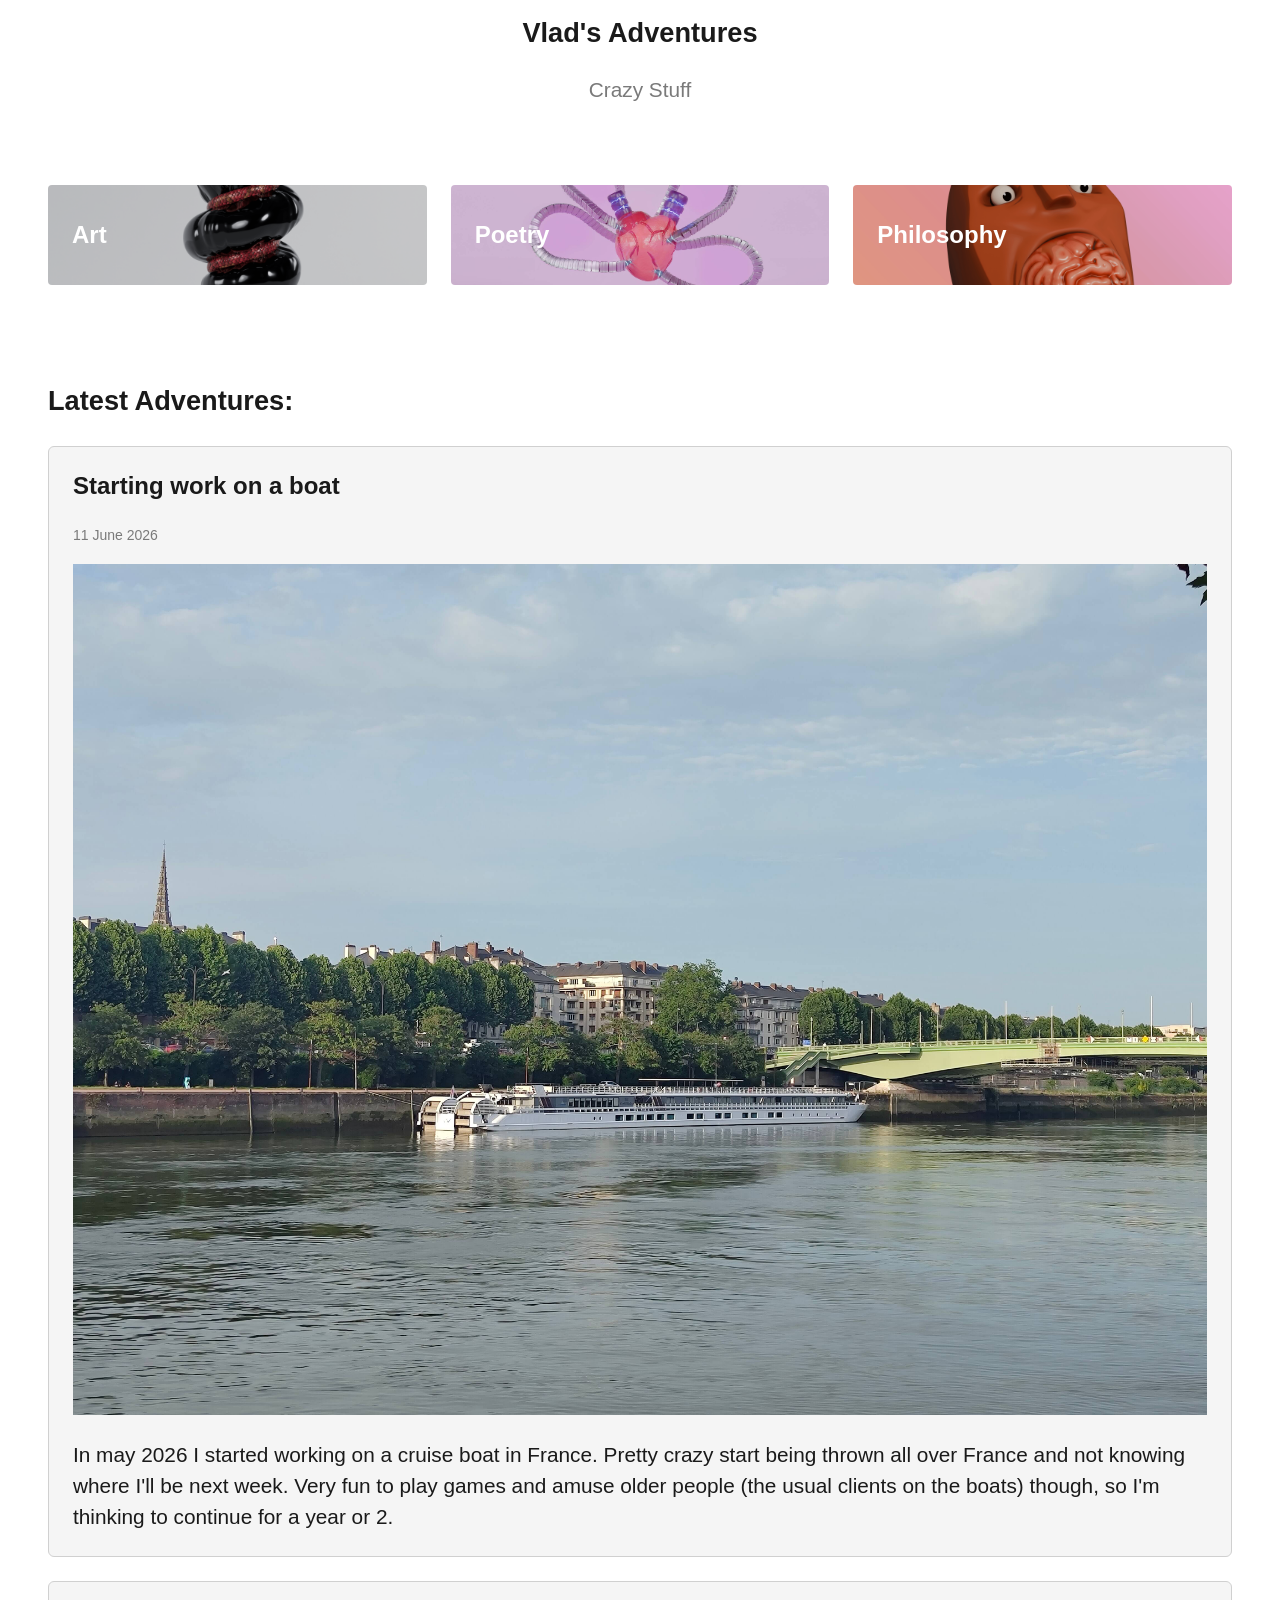
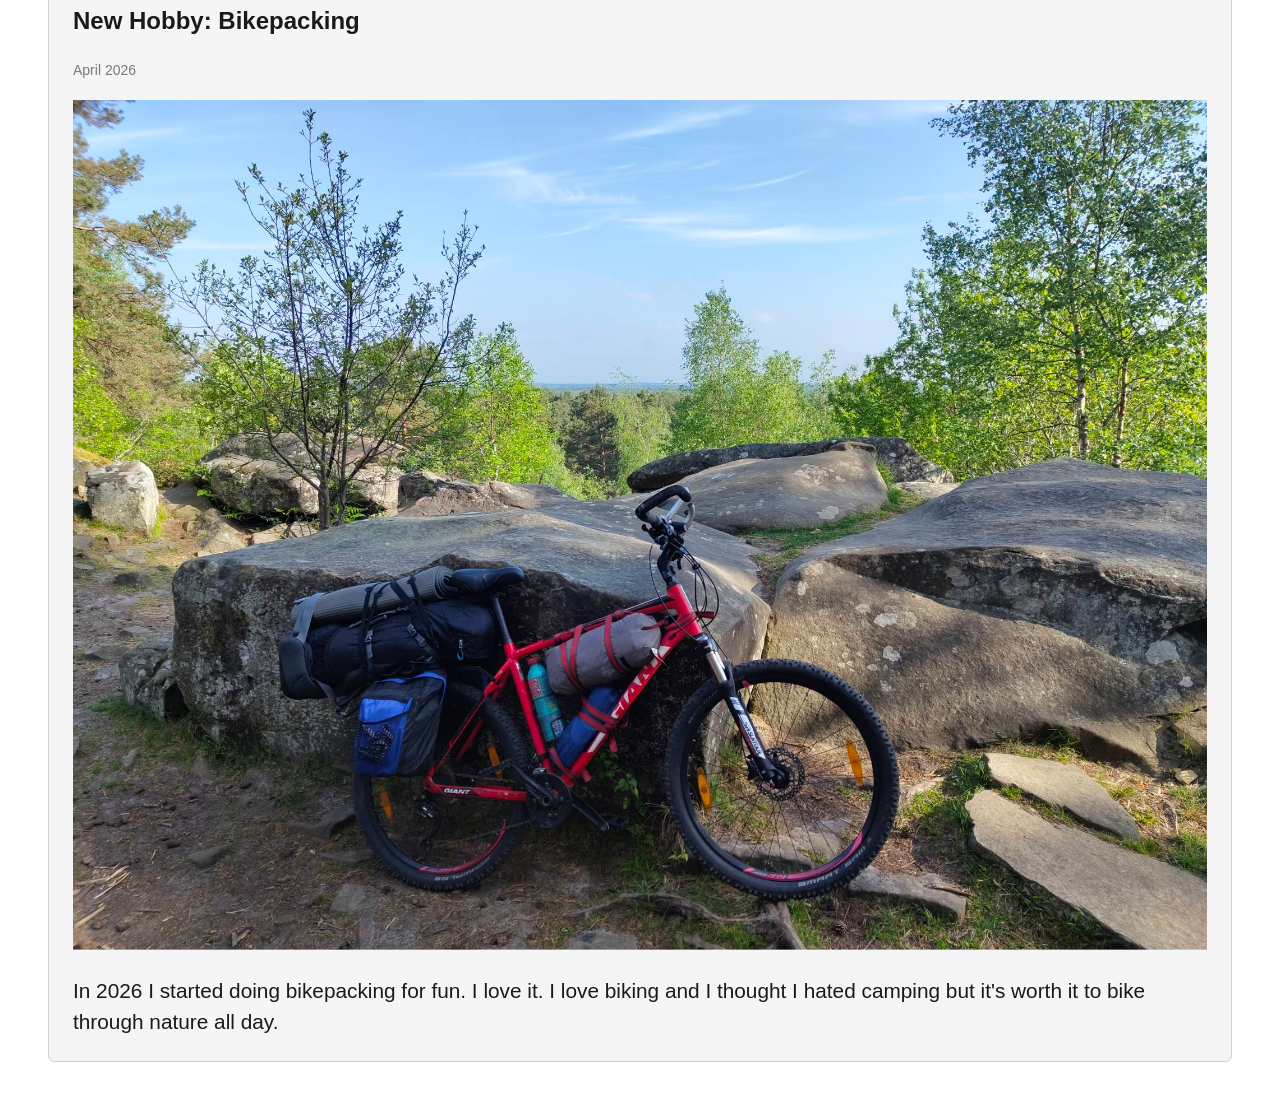
<file: index.html>
<!DOCTYPE html>
<html lang="en">
<head>
    <meta charset="UTF-8">
    <meta name="viewport" content="width=device-width, initial-scale=1.0">
    <meta name="description" content="Welcome to Vlad's Adventures">
    <meta name="author" content="Vlad">
    <title>Vlad's Adventures</title>
    <link rel="stylesheet" href="styles.css">
</head>
<body>
    <!-- Header Section -->
    <section class="py-md">
        <div class="container">
            <h1 class="text-center mb-lg">Vlad's Adventures</h1>
            <p class="text-center text-muted">Crazy Stuff</p>
        </div>
    </section>

    <!-- Topic Buttons -->
    <section>
        <div class="container">
            <div class="grid grid-cols-1 grid-cols-3 gap-lg">
                <a class="btn btn-primary btn-lg btn-hero w-full" 
                href="art"
                style="background-image: url('./assets/art/vitb11062026.png'); background-size: cover; background-position: center;"
                >Art</a>
                <a class="btn btn-primary btn-lg btn-hero w-full" 
                href="poetry"
                style="background-image: url('./assets/art/robotheart11062026.jpg'); background-size: cover; background-position: center;"
                >Poetry</a>
                <a class="btn btn-primary btn-lg btn-hero w-full" 
                href="philosophy"
                style="background-image: url('./assets/art/braineat11062026.png'); background-size: cover; background-position: center;"
                >Philosophy</a>
            </div>
        </div>
    </section>

    <!-- Blog Section -->
    <section>
        <div class="container">
            <div class="section-title">Latest Adventures:</div>
            <div class="grid grid-cols-1 gap-lg">
                <!-- Put Blog Posts Here -->
                <article class="card">
                    <h2 class="card-title">Starting work on a boat</h2>
                    <span class="text-sm text-muted">11 June 2026</span>
                    <img src="./assets/blog/boatrouen11062026.jpg" alt="Boat Image" class="card-image">
                    In may 2026 I started working on a cruise boat in France. 
                    Pretty crazy start being thrown all over France and not knowing where I'll be next week. 
                    Very fun to play games and amuse older people (the usual clients on the boats) though, so I'm thinking to continue for a year or 2.
                </article>

                <article class="card">
                    <h2 class="card-title">New Hobby: Bikepacking</h2>
                    <span class="text-sm text-muted">April 2026</span>
                    <img src="./assets/blog/bikepacking11062026.jpg" alt="Bike Loaded with a Backpack" class="card-image">
                    In 2026 I started doing bikepacking for fun. I love it. 
                    I love biking and I thought I hated camping but it's worth it to bike through nature all day.
                </article>
            </div>
        </div>
    </section>

</body>
</html>
</file>
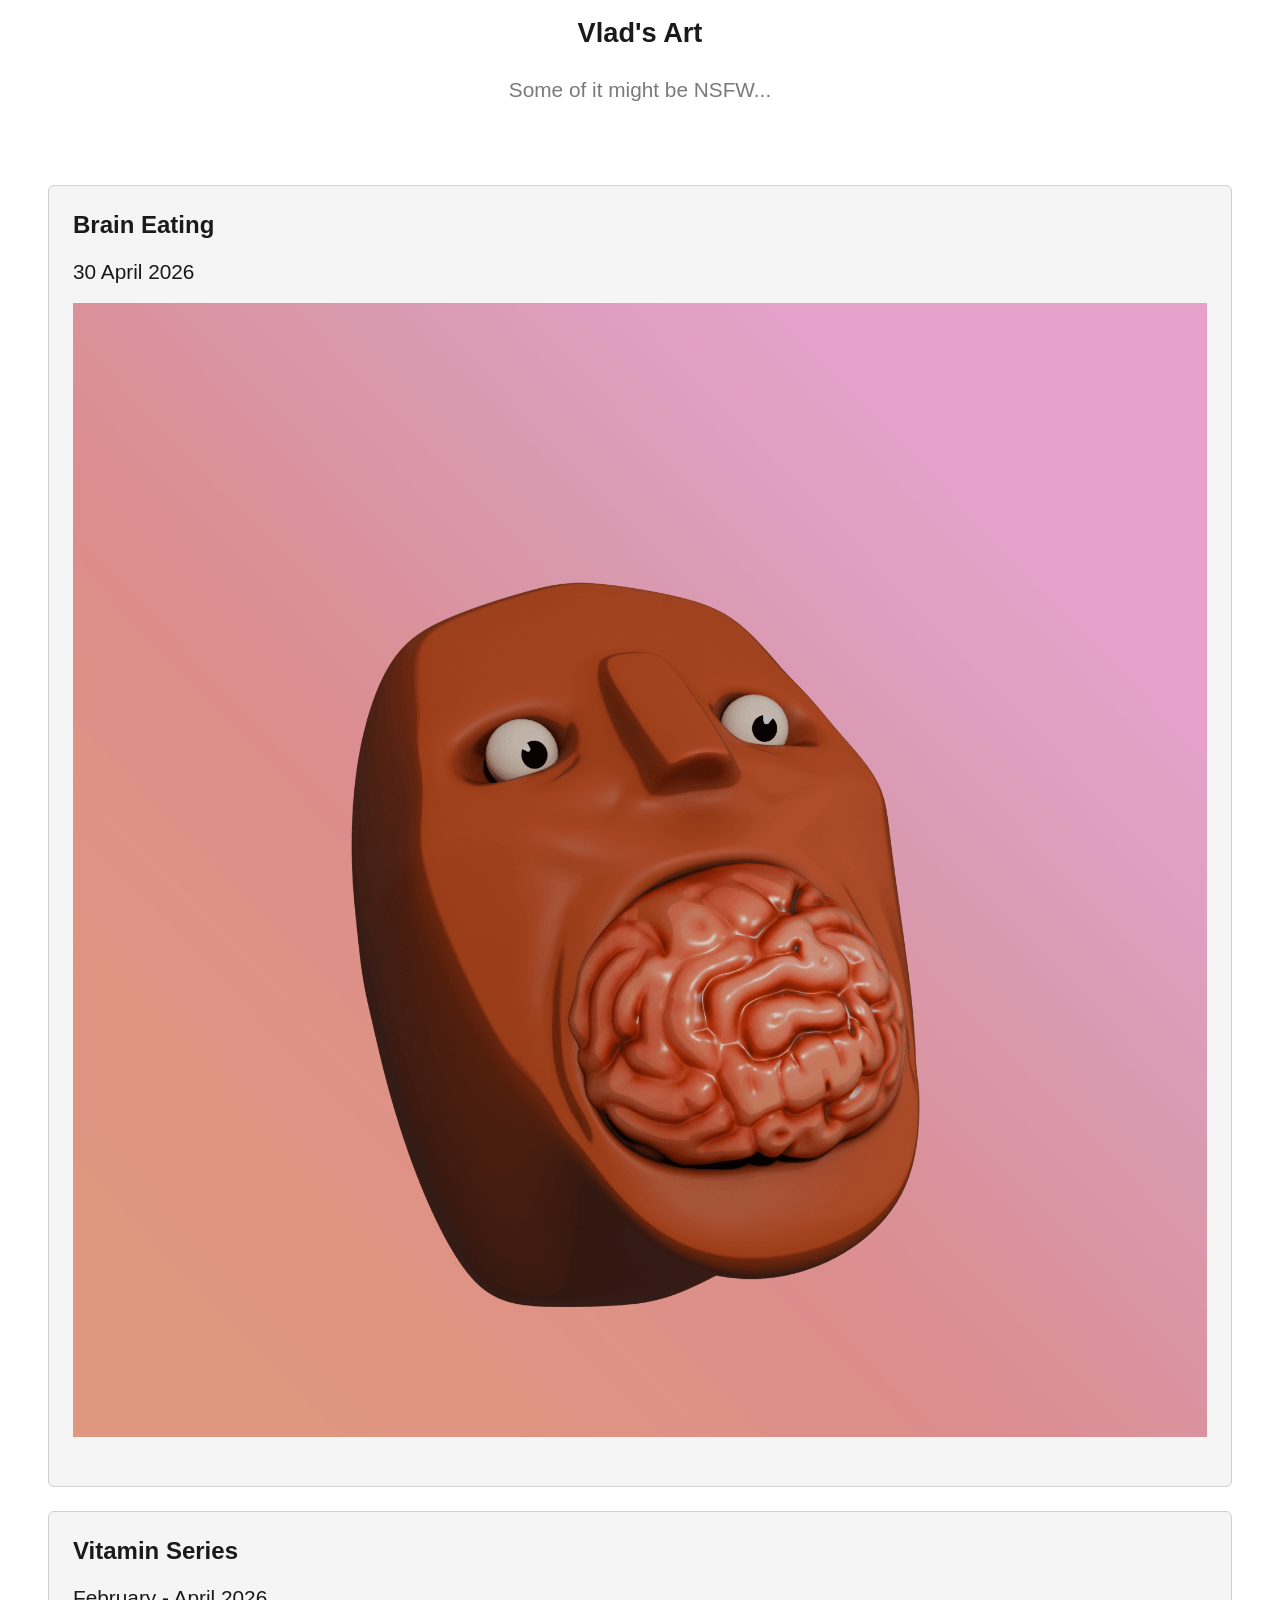
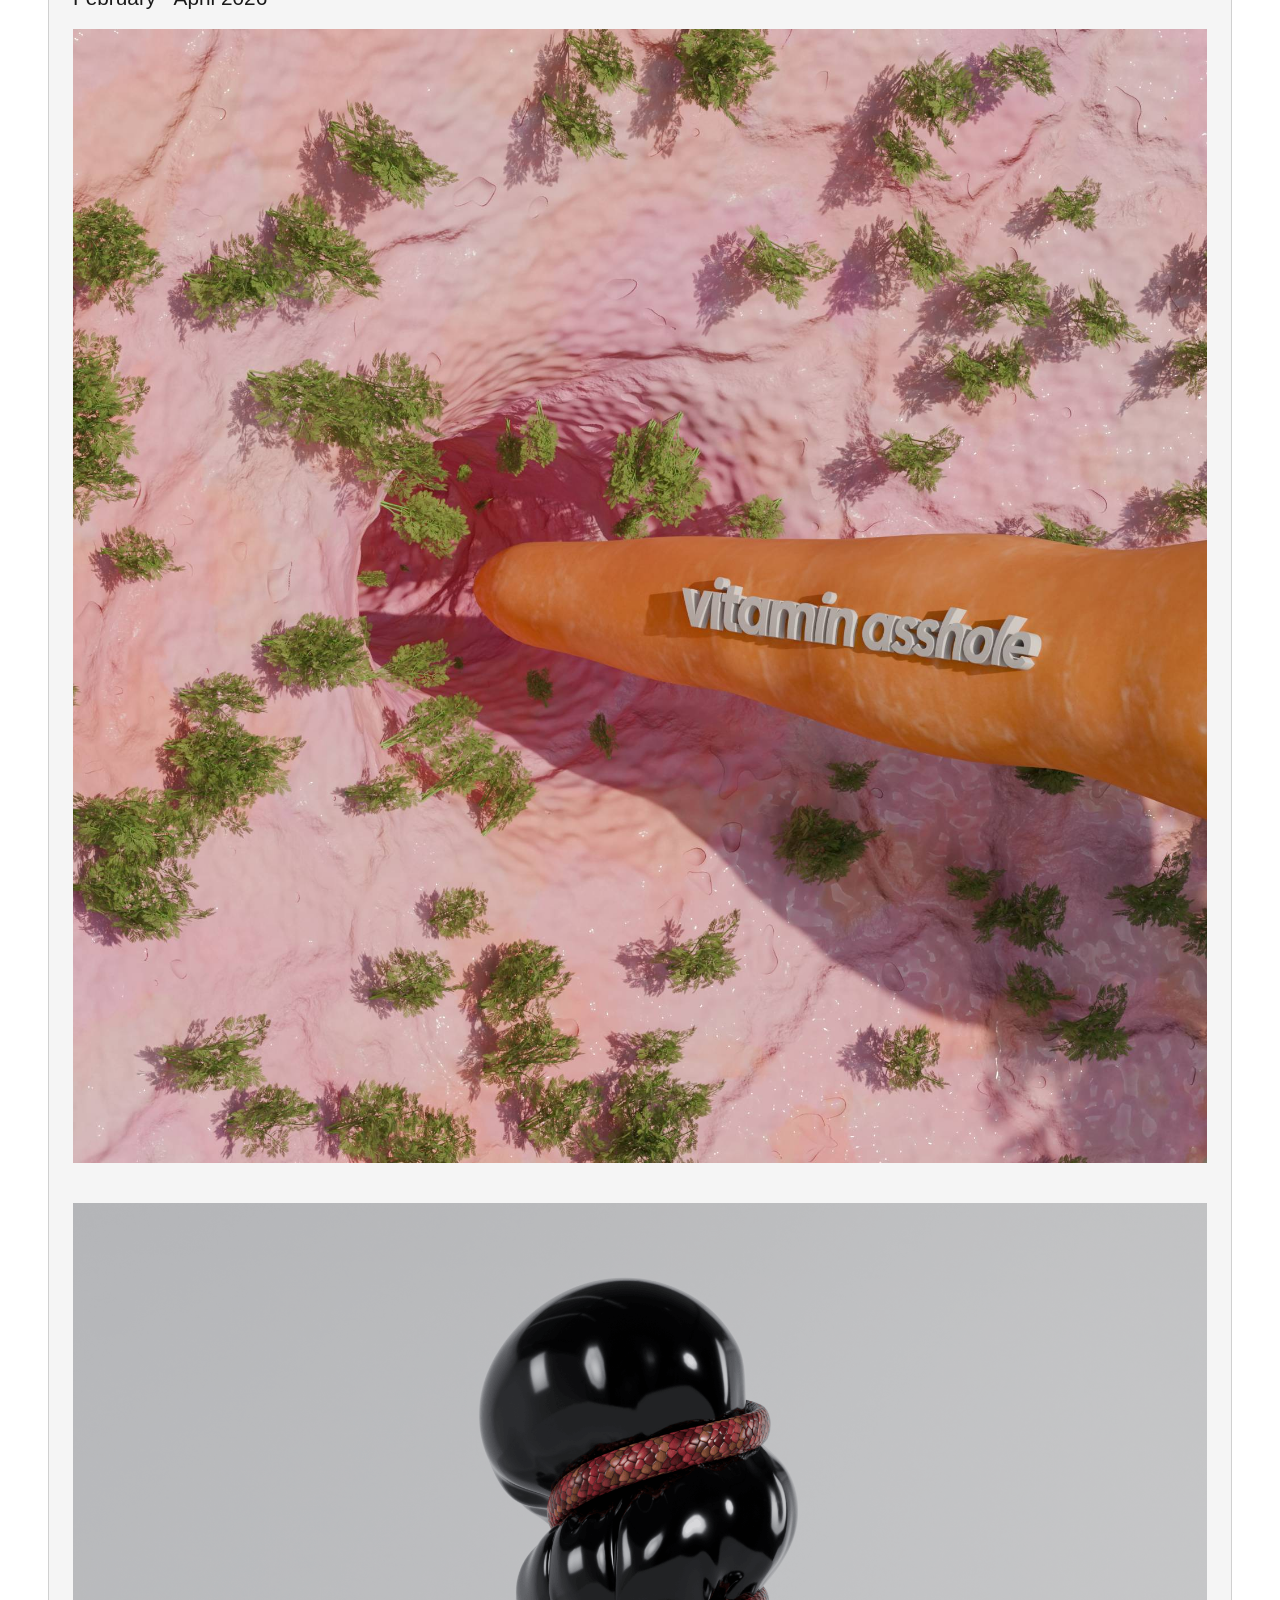
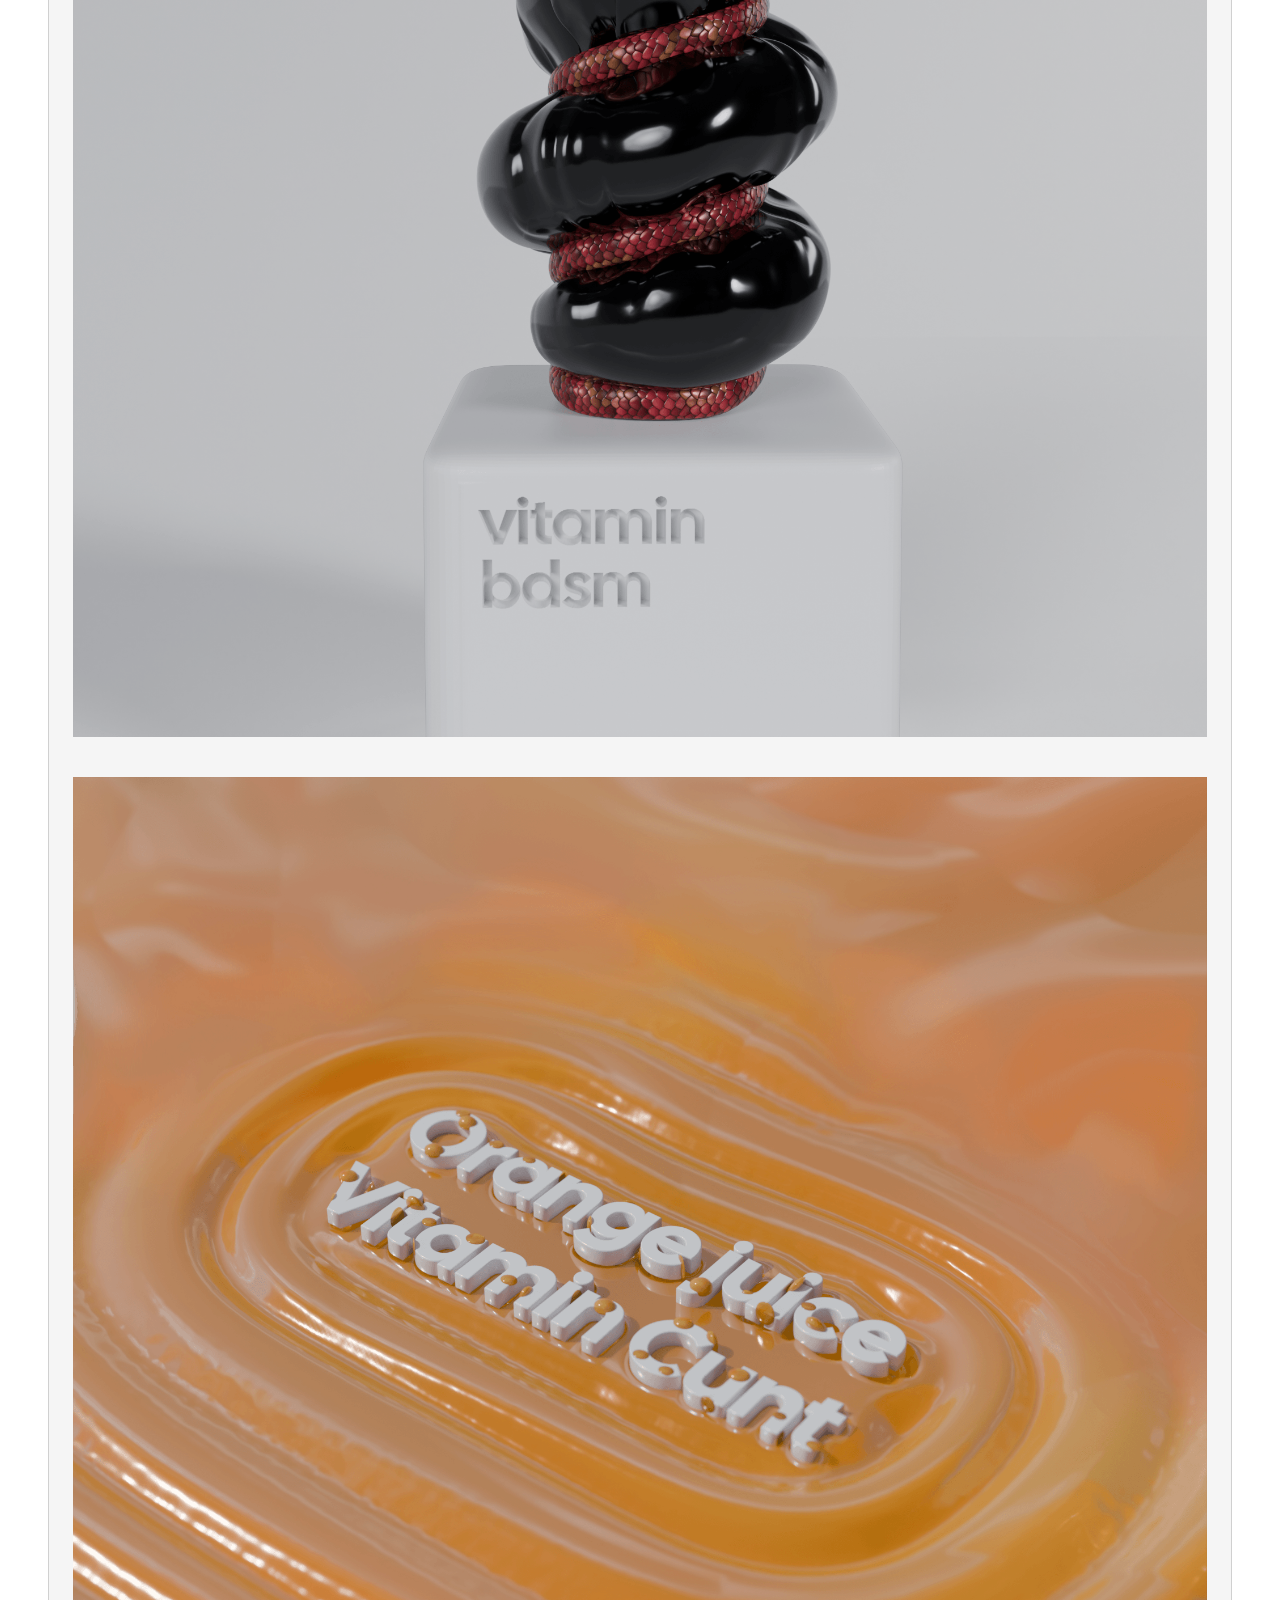
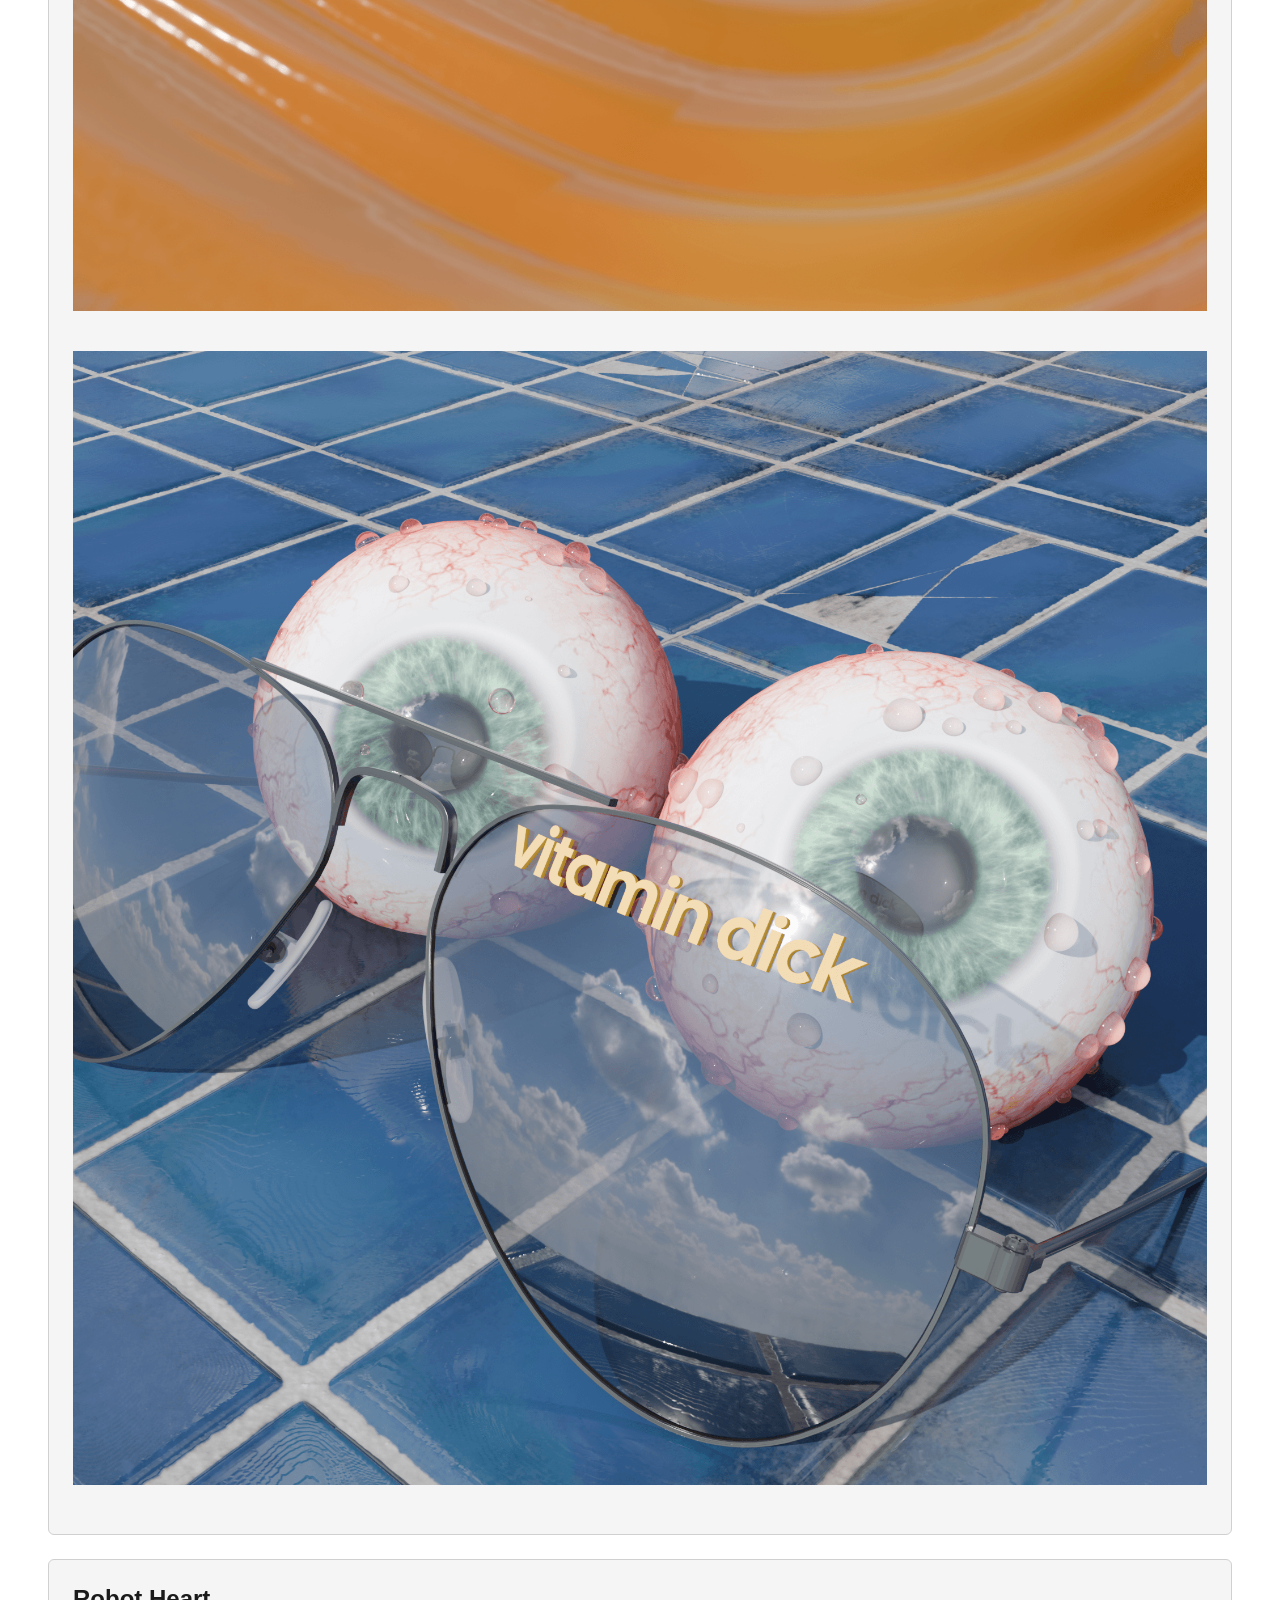
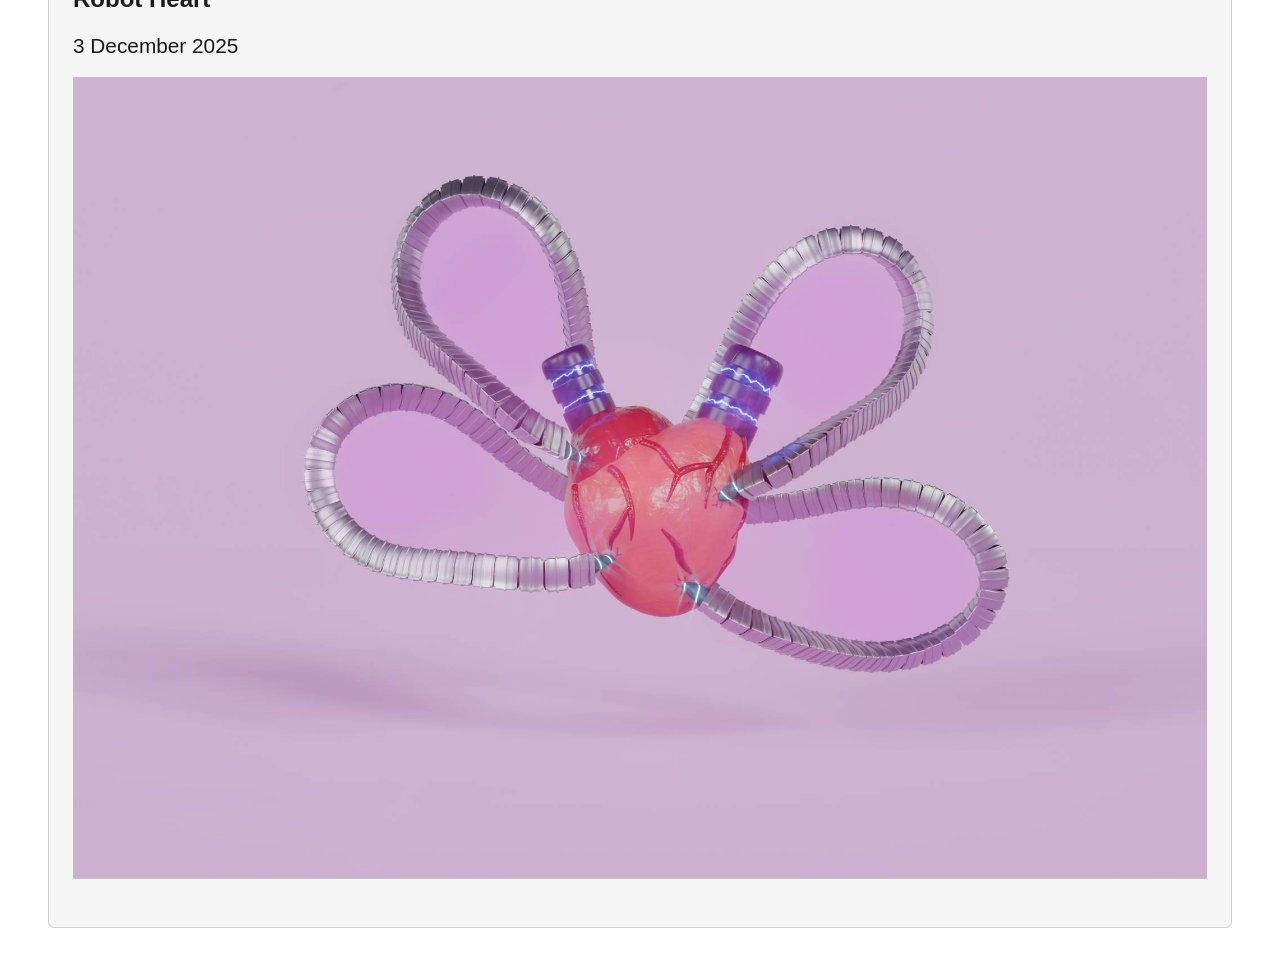
<file: art/index.html>
<!DOCTYPE html>
<html lang="en">
<head>
    <meta charset="UTF-8">
    <meta name="viewport" content="width=device-width, initial-scale=1.0">
    <meta name="description" content="Welcome to Vlad's Adventures">
    <meta name="author" content="Vlad">
    <title>Vlad's Art</title>
    <link rel="stylesheet" href="../styles.css">
</head>
<body>
    <!-- Header Section -->
    <section class="py-md">
        <div class="container">
            <h1 class="text-center mb-lg">Vlad's Art</h1>
            <p class="text-center text-muted">Some of it might be NSFW...</p>
        </div>
    </section>

    <!-- Art Section -->
    <section>
        <div class="container">
            <div class="grid grid-cols-1 gap-lg">
                <!-- Put Art Posts Here -->
                <article class="card">
                    <h2 class="card-title">Brain Eating</h2>
                    30 April 2026
                    <img src="../assets/art/braineat11062026.png" alt="Guy eating his own brain" class="card-image">
                </article>
                
                <article class="card">
                    <h2 class="card-title">Vitamin Series</h2>
                    February - April 2026
                    <img src="../assets/art/vita11062026.jpg" alt="Vitamin Series: Vitamin A" class="card-image">
                    <img src="../assets/art/vitb11062026.png" alt="Vitamin Series: Vitamin B" class="card-image">
                    <img src="../assets/art/vitc11062026.png" alt="Vitamin Series: Vitamin C" class="card-image">
                    <img src="../assets/art/vitd11062026.png" alt="Vitamin Series: Vitamin D" class="card-image">
                </article>

                <article class="card">
                    <h2 class="card-title">Robot Heart</h2>
                    3 December 2025
                    <img src="../assets/art/robotheart11062026.jpg" alt="Heart being pierced by robotic arms. Shaped like a butterfly." class="card-image">
                </article>
            </div>
        </div>
    </section>
</body>
</html>
</file>
<file: styles.css>
/* ============================================
   MINIMALIST DARK MODE - MOBILE FIRST
   ============================================ */

:root {
  /* Color Palette */
  --bg-primary: #0a0a0a;
  --bg-secondary: #1a1a1a;
  --bg-tertiary: #2a2a2a;
  
  --text-primary: #e4e4e4;
  --text-secondary: #b0b0b0;
  --text-tertiary: #969696;
  
  --accent: #e97d1e;
  --accent-hover: #818cf8;
  
  --border: #333333;
  --success: #10b981;
  --warning: #f59e0b;
  --error: #ef4444;
  
  /* Spacing (mobile-first) */
  --spacing-xs: 0.25rem;
  --spacing-sm: 0.5rem;
  --spacing-md: 1rem;
  --spacing-lg: 1.5rem;
  --spacing-xl: 2rem;
  --spacing-2xl: 3rem;
  
  /* Typography (mobile-first) */
  --font-family: -apple-system, BlinkMacSystemFont, 'Segoe UI', Roboto, 'Helvetica Neue', Arial, sans-serif;
  --font-size-sm: 0.875rem;
  --font-size-base: 1.3rem;
  --font-size-lg: 1.5rem;
  --font-size-xl: 1.25rem;
  --font-size-2xl: 1.7rem;
  --font-size-3xl: 1.875rem;
  --font-size-4xl: 2.25rem;
  
  --line-height-tight: 1.25;
  --line-height-normal: 1.5;
  --line-height-relaxed: 1.75;
  
  /* Transitions */
  --transition-fast: 150ms ease-in-out;
  --transition-base: 250ms ease-in-out;
  --transition-slow: 350ms ease-in-out;
  
  /* Shadows */
  --shadow-sm: 0 1px 2px rgba(0, 0, 0, 0.3);
  --shadow-md: 0 4px 6px rgba(0, 0, 0, 0.4);
  --shadow-lg: 0 10px 15px rgba(0, 0, 0, 0.5);
}

/* ============================================
   RESET & BASE STYLES
   ============================================ */

*,
*::before,
*::after {
  margin: 0;
  padding: 0;
  box-sizing: border-box;
}

html {
  scroll-behavior: smooth;
  -webkit-font-smoothing: antialiased;
  -moz-osx-font-smoothing: grayscale;
}

body {
  background-color: var(--bg-primary);
  color: var(--text-primary);
  font-family: var(--font-family);
  font-size: var(--font-size-base);
  line-height: var(--line-height-normal);
  overflow-x: hidden;
}

/* ============================================
   TYPOGRAPHY
   ============================================ */

h1, h2, h3, h4, h5, h6 {
  line-height: var(--line-height-tight);
  font-weight: 700;
  margin-bottom: var(--spacing-md);
}

h1 {
  font-size: var(--font-size-2xl);
}

h2 {
  font-size: var(--font-size-xl);
}

h3 {
  font-size: var(--font-size-lg);
}

h4, h5, h6 {
  font-size: var(--font-size-base);
}

p {
  margin-bottom: var(--spacing-md);
  color: var(--text-secondary);
}

a {
  color: var(--accent);
  text-decoration: none;
  transition: color var(--transition-fast);
}

/* a:hover,
a:focus {
  color: var(--accent-hover);
} */

small {
  font-size: var(--font-size-sm);
  color: var(--text-tertiary);
}

code {
  background-color: var(--bg-secondary);
  padding: var(--spacing-xs) var(--spacing-sm);
  border-radius: 4px;
  font-family: 'Monaco', 'Courier New', monospace;
  font-size: 0.9em;
  color: var(--accent);
}

/* ============================================
   CONTAINER & LAYOUT
   ============================================ */

.container {
  width: 100%;
  padding-left: var(--spacing-md);
  padding-right: var(--spacing-md);
  margin-left: auto;
  margin-right: auto;
}

@media (min-width: 640px) {
  .container {
    max-width: 640px;
  }
}

@media (min-width: 768px) {
  .container {
    max-width: 768px;
    padding-left: var(--spacing-lg);
    padding-right: var(--spacing-lg);
  }
}

@media (min-width: 1024px) {
  .container {
    max-width: 1024px;
  }
}

@media (min-width: 1280px) {
  .container {
    max-width: 1280px;
  }
}

/* Grid */
.grid {
  display: grid;
  gap: var(--spacing-md);
}

.grid-cols-1 {
  grid-template-columns: 1fr;
}

@media (min-width: 768px) {
  .grid-cols-2 {
    grid-template-columns: repeat(2, 1fr);
  }
  
  .grid-cols-3 {
    grid-template-columns: repeat(3, 1fr);
  }
}

/* Flexbox */
.flex {
  display: flex;
}

.flex-col {
  flex-direction: column;
}

.flex-wrap {
  flex-wrap: wrap;
}

.justify-between {
  justify-content: space-between;
}

.justify-center {
  justify-content: center;
}

.items-center {
  align-items: center;
}

.gap-sm {
  gap: var(--spacing-sm);
}

.gap-md {
  gap: var(--spacing-md);
}

.gap-lg {
  gap: var(--spacing-lg);
}

/* ============================================
   SPACING UTILITIES
   ============================================ */

.p-sm { padding: var(--spacing-sm); }
.p-md { padding: var(--spacing-md); }
.p-lg { padding: var(--spacing-lg); }
.p-xl { padding: var(--spacing-xl); }

.px-md { padding-left: var(--spacing-md); padding-right: var(--spacing-md); }
.py-md { padding-top: var(--spacing-md); padding-bottom: var(--spacing-md); }

.m-sm { margin: var(--spacing-sm); }
.m-md { margin: var(--spacing-md); }
.m-lg { margin: var(--spacing-lg); }

.mb-sm { margin-bottom: var(--spacing-sm); }
.mb-md { margin-bottom: var(--spacing-md); }
.mb-lg { margin-bottom: var(--spacing-lg); }

.mt-sm { margin-top: var(--spacing-sm); }
.mt-md { margin-top: var(--spacing-md); }
.mt-lg { margin-top: var(--spacing-lg); }

/* ============================================
   BUTTONS
   ============================================ */

button,
.btn {
  display: inline-flex;
  align-items: center;
  justify-content: center;
  padding: var(--spacing-sm) var(--spacing-lg);
  font-size: var(--font-size-base);
  font-weight: 700;
  border: none;
  border-radius: 4px;
  cursor: pointer;
  transition: all var(--transition-fast);
  text-decoration: none;
  user-select: none;
}

.btn-primary {
  background-color: var(--accent);
  color: var(--bg-primary);
}

.btn-primary:hover,
.btn-primary:focus {
  background-color: var(--accent-hover);
  box-shadow: 0 0 20px rgba(99, 102, 241, 0.3);
}

.btn-secondary {
  background-color: var(--bg-secondary);
  color: var(--text-primary);
  border: 1px solid var(--border);
}

.btn-secondary:hover,
.btn-secondary:focus {
  background-color: var(--bg-tertiary);
  border-color: var(--accent);
}

.btn-ghost {
  background-color: transparent;
  color: var(--accent);
  border: 1px solid var(--accent);
}

.btn-ghost:hover,
.btn-ghost:focus {
  background-color: rgba(99, 102, 241, 0.1);
}

.btn-sm {
  padding: var(--spacing-xs) var(--spacing-md);
  font-size: var(--font-size-sm);
}

.btn-lg {
  padding: var(--spacing-md) var(--spacing-xl);
  font-size: var(--font-size-lg);
}

.btn-hero {
  justify-content: flex-start;
  padding: var(--spacing-xl) var(--spacing-lg);
  text-align: left;
  min-height: 5.5rem;
}

.btn:disabled {
  opacity: 0.5;
  cursor: not-allowed;
}

.btn-image {
  margin-left: var(--spacing-md);
  width: 40px;
  height: 40px;
  object-fit: cover;
  border-radius: 50%;
}

/* ============================================
   CARDS
   ============================================ */

.card {
  background-color: var(--bg-secondary);
  border: 1px solid var(--border);
  border-radius: 6px;
  padding: var(--spacing-lg);
  transition: all var(--transition-base);
}

.card-image {
  width: 100%;
  height: auto;
  margin-top: var(--spacing-md);
  margin-bottom: var(--spacing-md);
}

.card-title {
  font-size: var(--font-size-lg);
  font-weight: 700;
  margin-bottom: var(--spacing-md);
}

.card-text {
  color: var(--text-secondary);
  margin-bottom: var(--spacing-md);
}

.card-footer {
  margin-top: var(--spacing-lg);
  padding-top: var(--spacing-lg);
  border-top: 1px solid var(--border);
}

/* ============================================
   FORMS
   ============================================ */

input,
textarea,
select {
  width: 100%;
  padding: var(--spacing-sm) var(--spacing-md);
  margin-bottom: var(--spacing-md);
  background-color: var(--bg-secondary);
  color: var(--text-primary);
  border: 1px solid var(--border);
  border-radius: 4px;
  font-family: var(--font-family);
  font-size: var(--font-size-base);
  transition: all var(--transition-fast);
}

input:focus,
textarea:focus,
select:focus {
  outline: none;
  border-color: var(--accent);
  box-shadow: 0 0 0 3px rgba(99, 102, 241, 0.1);
}

textarea {
  resize: vertical;
  min-height: 120px;
}

label {
  display: block;
  margin-bottom: var(--spacing-sm);
  font-weight: 600;
  font-size: var(--font-size-sm);
}

.form-group {
  margin-bottom: var(--spacing-lg);
}

/* ============================================
   NAVIGATION
   ============================================ */

nav {
  background-color: var(--bg-secondary);
  border-bottom: 1px solid var(--border);
  position: sticky;
  top: 0;
  z-index: 100;
}

.nav-container {
  display: flex;
  align-items: center;
  justify-content: space-between;
  padding: var(--spacing-md);
  width: 100%;
  max-width: 100%;
}

.nav-brand {
  font-size: var(--font-size-lg);
  font-weight: 700;
  color: var(--text-primary);
  text-decoration: none;
}

.nav-menu {
  display: flex;
  list-style: none;
  gap: var(--spacing-md);
  align-items: center;
}

.nav-link {
  color: var(--text-secondary);
  transition: color var(--transition-fast);
  font-size: var(--font-size-sm);
}

.nav-link:hover {
  color: var(--accent);
}

/* ============================================
   SECTIONS & BLOCKS
   ============================================ */

section {
  padding: var(--spacing-xl) var(--spacing-md);
}

@media (min-width: 768px) {
  section {
    padding: var(--spacing-2xl) var(--spacing-lg);
  }
}

.section-title {
  font-size: var(--font-size-2xl);
  font-weight: 700;
  margin-bottom: var(--spacing-lg);
  text-align: left;
}

.section-subtitle {
  font-size: var(--font-size-lg);
  color: var(--text-secondary);
  text-align: center;
  margin-bottom: var(--spacing-xl);
}

/* ============================================
   UTILITIES
   ============================================ */

.text-center {
  text-align: center;
}

.text-sm {
  font-size: var(--font-size-sm);
}

.text-lg {
  font-size: var(--font-size-lg);
}

.text-muted {
  color: var(--text-tertiary);
}

.text-accent {
  color: var(--accent);
}

.text-success {
  color: var(--success);
}

.text-warning {
  color: var(--warning);
}

.text-error {
  color: var(--error);
}

.font-bold {
  font-weight: 700;
}

.font-semibold {
  font-weight: 600;
}

.hidden {
  display: none;
}

.block {
  display: block;
}

.inline-block {
  display: inline-block;
}

.w-full {
  width: 100%;
}

.max-w-md {
  max-width: 28rem;
}

.mx-auto {
  margin-left: auto;
  margin-right: auto;
}

.rounded {
  border-radius: 4px;
}

.rounded-lg {
  border-radius: 8px;
}

.border {
  border: 1px solid var(--border);
}

.border-top {
  border-top: 1px solid var(--border);
}

.shadow {
  box-shadow: var(--shadow-sm);
}

.shadow-md {
  box-shadow: var(--shadow-md);
}

.shadow-lg {
  box-shadow: var(--shadow-lg);
}

.opacity-50 {
  opacity: 0.5;
}

.opacity-75 {
  opacity: 0.75;
}

/* ============================================
   RESPONSIVE UTILITIES
   ============================================ */

@media (min-width: 640px) {
  .sm\:hidden {
    display: none;
  }
  
  .sm\:flex {
    display: flex;
  }
  
  .sm\:gap-lg {
    gap: var(--spacing-lg);
  }
}

@media (min-width: 768px) {
  .md\:hidden {
    display: none;
  }
  
  .md\:flex {
    display: flex;
  }
  
  .md\:text-3xl {
    font-size: var(--font-size-3xl);
  }
  
  .md\:gap-xl {
    gap: var(--spacing-xl);
  }
}

@media (min-width: 1024px) {
  .lg\:hidden {
    display: none;
  }
  
  .lg\:text-4xl {
    font-size: var(--font-size-4xl);
  }
}

/* ============================================
   ACCESSIBILITY
   ============================================ */

@media (prefers-reduced-motion: reduce) {
  *,
  *::before,
  *::after {
    animation-duration: 0.01ms !important;
    animation-iteration-count: 1 !important;
    transition-duration: 0.01ms !important;
    scroll-behavior: auto !important;
  }
}

@media (prefers-color-scheme: light) {
  :root {
    --bg-primary: #ffffff;
    --bg-secondary: #f5f5f5;
    --bg-tertiary: #e8e8e8;
    
    --text-primary: #1a1a1a;
    --text-secondary: #4a4a4a;
    --text-tertiary: #7a7a7a;
    
    --border: #d0d0d0;
  }
}
</file>
